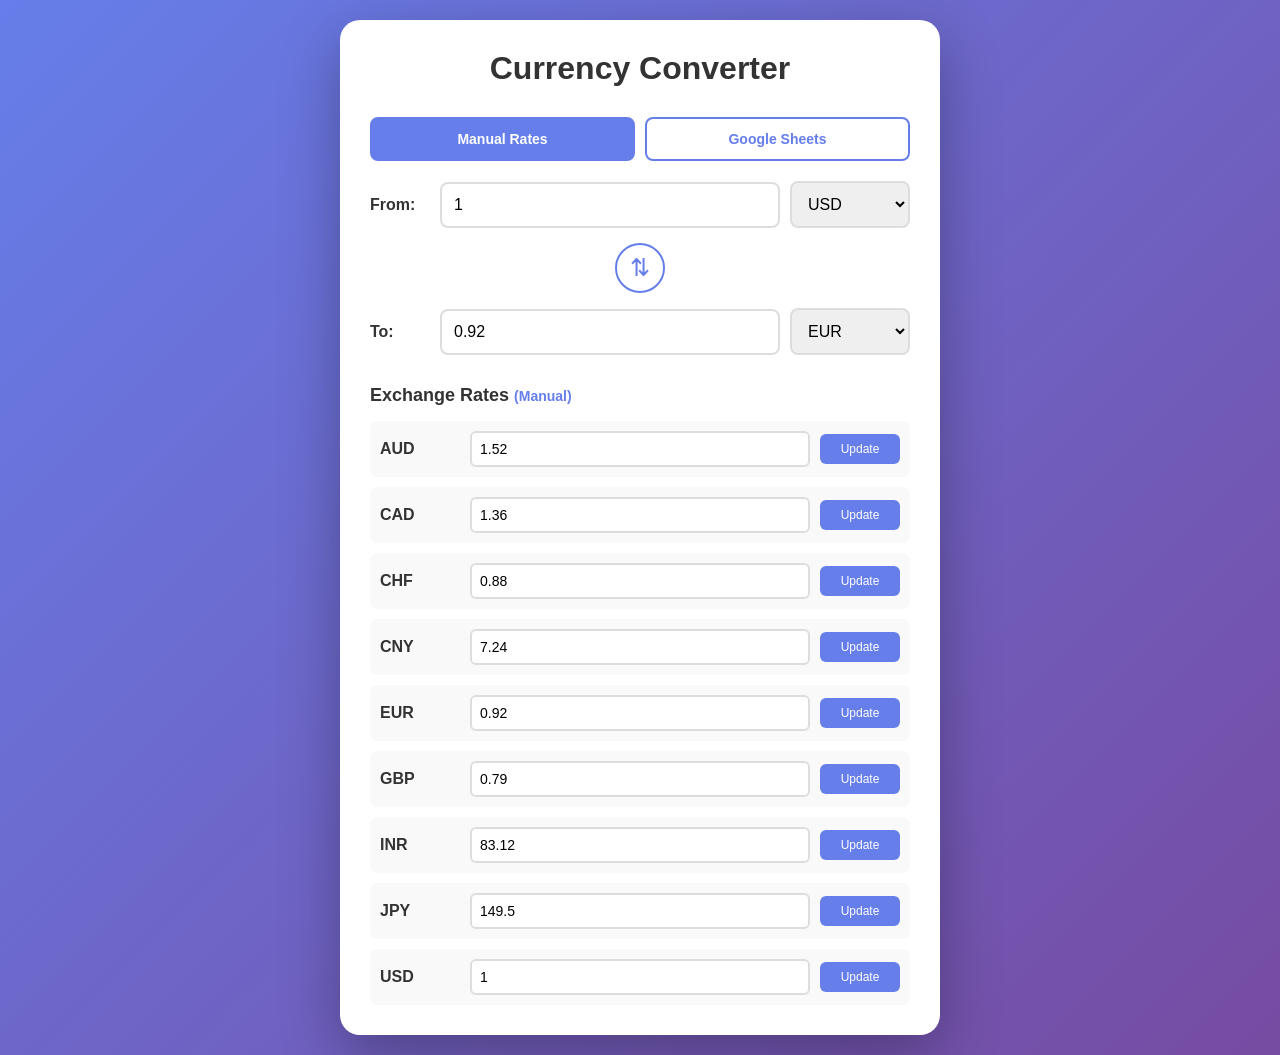
<file: index.html>
<!DOCTYPE html>
<html lang="en">
<head>
    <meta charset="UTF-8">
    <meta name="viewport" content="width=device-width, initial-scale=1.0">
    <title>Currency Converter</title>
    <link rel="stylesheet" href="style.css">
</head>
<body>
    <div class="container">
        <h1>Currency Converter</h1>
        
        <div class="mode-selector">
            <button id="manualMode" class="mode-btn active">Manual Rates</button>
            <button id="sheetsMode" class="mode-btn">Google Sheets</button>
        </div>

        <div id="sheetsConfig" class="config-section hidden">
            <label for="sheetsUrl">Google Sheets URL (published as CSV):</label>
            <input type="text" id="sheetsUrl" placeholder="https://docs.google.com/spreadsheets/d/...">
            <button id="loadSheets">Load Rates</button>
            <p class="hint">Format: First column = Currency Code, Second column = Rate to USD</p>
        </div>

        <div class="converter">
            <div class="input-group">
                <label>From:</label>
                <input type="number" id="amount" value="1" min="0" step="0.01">
                <select id="fromCurrency"></select>
            </div>

            <button id="swap">⇅</button>

            <div class="input-group">
                <label>To:</label>
                <input type="number" id="result" readonly>
                <select id="toCurrency"></select>
            </div>
        </div>

        <div class="rates-section">
            <h2>Exchange Rates <span id="rateMode">(Manual)</span></h2>
            <div id="ratesList"></div>
        </div>
    </div>

    <script src="script.js"></script>
</body>
</html>
</file>
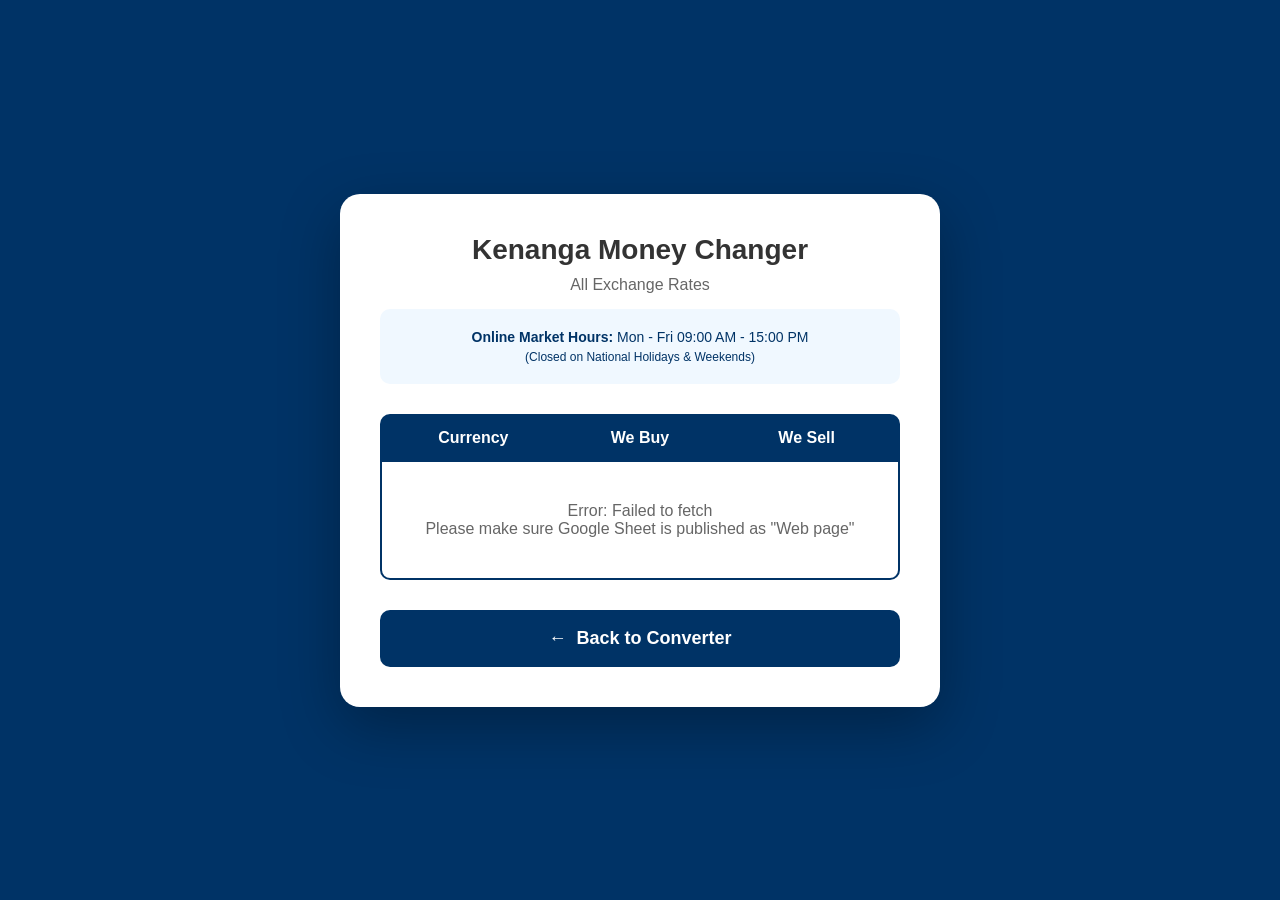
<file: all-rates.html>
<!DOCTYPE html>
<html lang="en">
<head>
    <meta charset="UTF-8">
    <meta name="viewport" content="width=device-width, initial-scale=1.0">
    <title>All Rates - Kenanga Money Changer</title>
    <link rel="stylesheet" href="all-rates-style.css">
</head>
<body>
    <div class="container">
        <h1>Kenanga Money Changer</h1>
        <p class="subtitle">All Exchange Rates</p>
        
        <div class="market-hours">
            <p><strong>Online Market Hours:</strong> Mon - Fri 09:00 AM - 15:00 PM</p>
            <p style="font-size: 12px;">(Closed on National Holidays & Weekends)</p>
        </div>
        
        <div id="marketClosedBanner" class="market-closed-banner hidden">
            <p>⚠️ Market is currently CLOSED. Please contact via WhatsApp</p>
        </div>
        
        <div id="loadingStatus" class="loading-status">
            <span class="spinner">⟳</span> Loading rates...
        </div>
        
        <div id="successStatus" class="success-status hidden">
            <span>✓</span> Rates loaded successfully!
        </div>
        
        <div class="rates-table">
            <div class="table-header">
                <div class="currency">Currency</div>
                <div class="buy-rate">We Buy</div>
                <div class="sell-rate">We Sell</div>
            </div>
            <div id="ratesTableBody"></div>
        </div>
        
        <button id="backBtn" class="back-btn">
            <span>←</span>
            <span>Back to Converter</span>
        </button>
    </div>

    <script src="all-rates-script.js"></script>
</body>
</html>
</file>
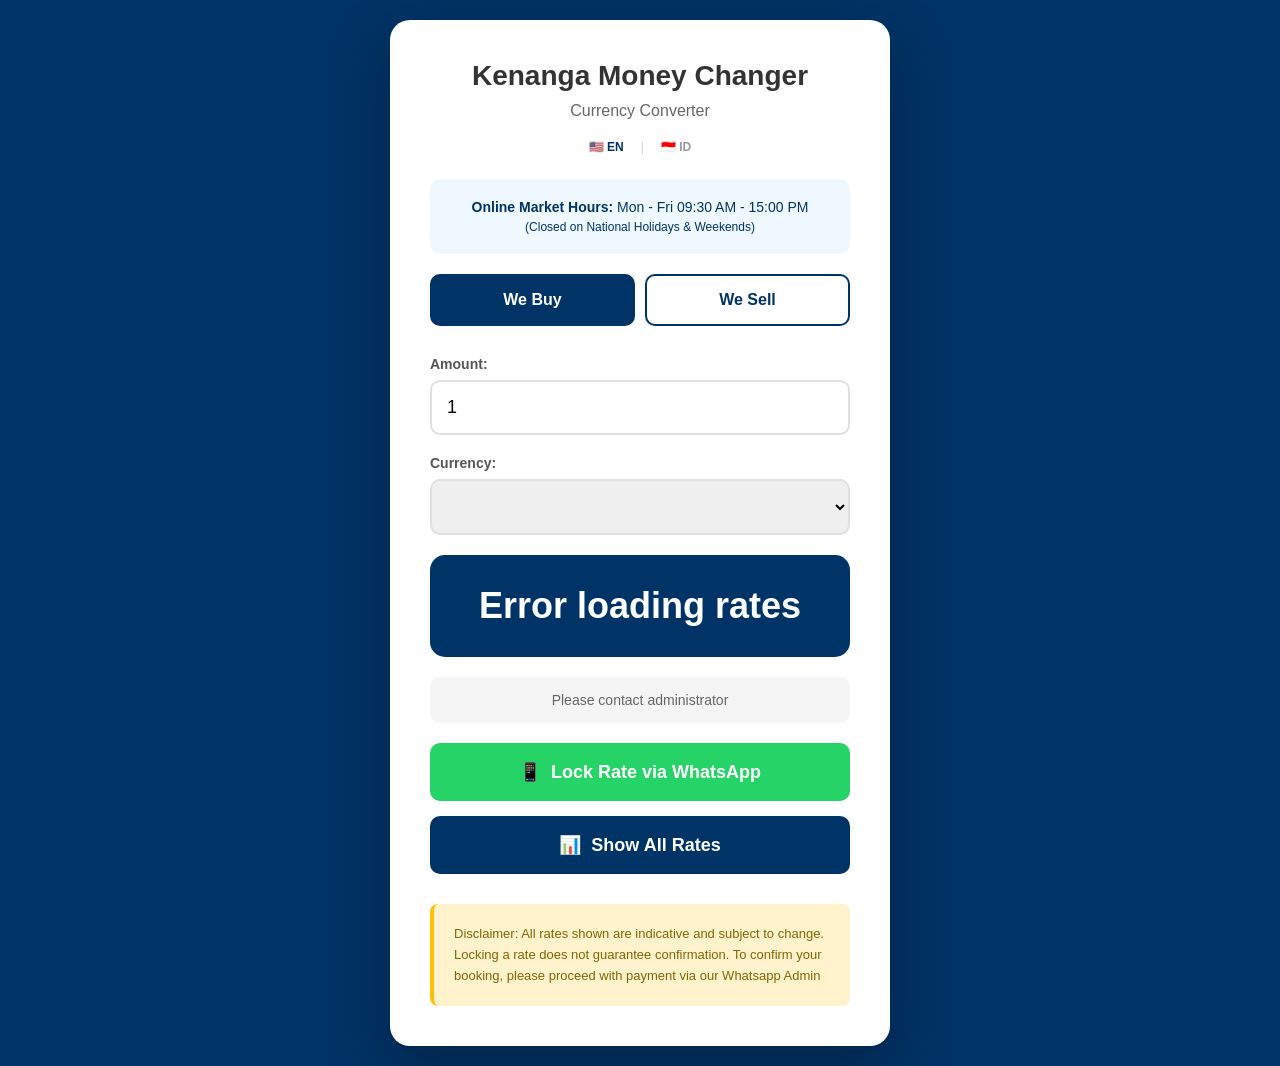
<file: customer.html>
<!DOCTYPE html>
<html lang="en">
<head>
    <meta charset="UTF-8">
    <meta name="viewport" content="width=device-width, initial-scale=1.0">
    <title>Kenanga Money Changer</title>
    <link rel="stylesheet" href="customer-style.css">
</head>
<body>
    <div class="container">
        <h1>Kenanga Money Changer</h1>
        <p class="subtitle">Currency Converter</p>
        <div class="language-switcher">
    <button class="lang-btn active" data-lang="en">🇺🇸 EN</button>
    <span class="lang-divider">|</span>
    <button class="lang-btn" data-lang="id">🇮🇩 ID</button>
</div>

        
        <div class="market-hours">
            <p><strong>Online Market Hours:</strong> Mon - Fri 09:30 AM - 15:00 PM</p>
            <p style="font-size: 12px;">(Closed on National Holidays & Weekends)</p>
        </div>
        
        <div id="marketClosedBanner" class="market-closed-banner hidden">
            <p>⚠️ Market is currently CLOSED. Please contact via WhatsApp</p>
        </div>
        
        <div id="loadingStatus" class="loading-status">
            <span class="spinner">⟳</span> Loading rates...
        </div>
        
        <div id="successStatus" class="success-status hidden">
            <span>✓</span> Rates loaded successfully!
        </div>
        
        <div class="transaction-type">
            <button id="buyBtn" class="type-btn active">We Buy</button>
            <button id="sellBtn" class="type-btn">We Sell</button>
        </div>

        <div class="converter">
            <div class="input-group">
                <label>Amount:</label>
                <input type="number" id="amount" value="1" min="0" step="0.01">
            </div>

            <div class="input-group">
                <label>Currency:</label>
                <select id="currency"></select>
            </div>

            <div class="result">
                <div id="resultDisplay">Rp. 0</div>
            </div>
        </div>

        <div id="rateInfo" class="rate-info"></div>

        <button id="confirmBtn" class="confirm-btn">
            <span>📱</span>
            <span>Lock Rate via WhatsApp</span>
        </button>

        <button id="showRatesBtn" class="show-rates-btn">
            <span>📊</span>
            <span>Show All Rates</span>
        </button>

        <div class="disclaimer">
            <p>Disclaimer: All rates shown are indicative and subject to change. Locking a rate does not guarantee confirmation. To confirm your booking, please proceed with payment via our Whatsapp Admin</p>
        </div>
    </div>

    <script src="customer-script.js"></script>
</body>
</html>
</file>
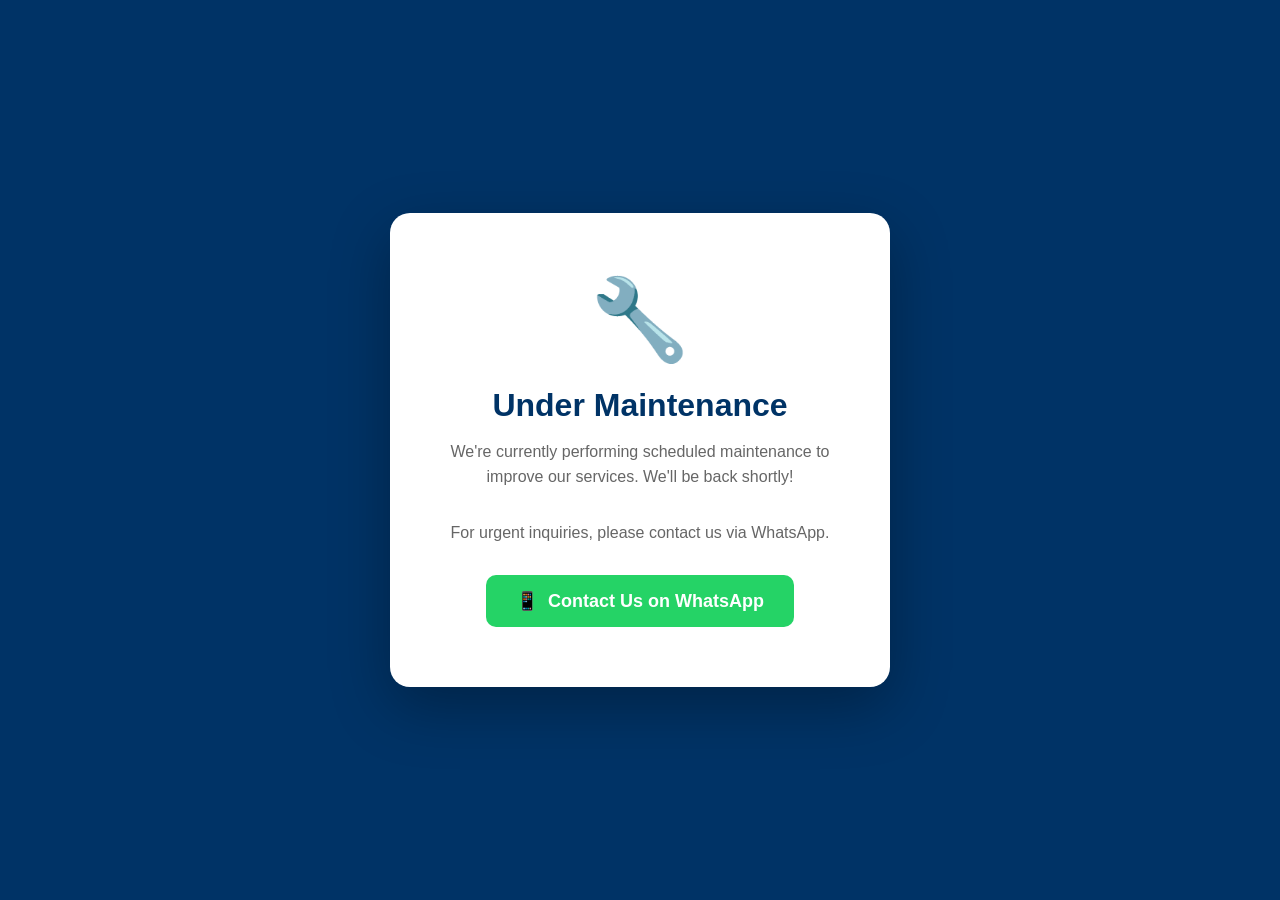
<file: maintenance.html>
<!DOCTYPE html>
<html lang="en">
<head>
    <meta charset="UTF-8">
    <meta name="viewport" content="width=device-width, initial-scale=1.0">
    <title>Maintenance - Kenanga Money Changer</title>
    <style>
        * {
            margin: 0;
            padding: 0;
            box-sizing: border-box;
        }

        body {
            font-family: -apple-system, BlinkMacSystemFont, 'Segoe UI', Roboto, Oxygen, Ubuntu, sans-serif;
            background: #003366;
            min-height: 100vh;
            display: flex;
            align-items: center;
            justify-content: center;
            padding: 20px;
        }

        .container {
            max-width: 500px;
            width: 100%;
            background: white;
            border-radius: 20px;
            padding: 60px 40px;
            box-shadow: 0 20px 60px rgba(0,0,0,0.3);
            text-align: center;
        }

        .icon {
            font-size: 80px;
            margin-bottom: 20px;
        }

        h1 {
            color: #003366;
            font-size: 32px;
            margin-bottom: 15px;
        }

        p {
            color: #666;
            font-size: 16px;
            line-height: 1.6;
            margin-bottom: 30px;
        }

        .whatsapp-btn {
            display: inline-flex;
            align-items: center;
            gap: 10px;
            padding: 15px 30px;
            background: #25D366;
            color: white;
            text-decoration: none;
            border-radius: 10px;
            font-size: 18px;
            font-weight: 600;
            transition: all 0.3s;
        }

        .whatsapp-btn:hover {
            background: #20BA5A;
            transform: translateY(-2px);
        }
    </style>
</head>
<body>
    <div class="container">
        <div class="icon">🔧</div>
        <h1>Under Maintenance</h1>
        <p>We're currently performing scheduled maintenance to improve our services. We'll be back shortly!</p>
        <p>For urgent inquiries, please contact us via WhatsApp.</p>
        <a href="https://wa.me/6281286868170" class="whatsapp-btn">
            <span>📱</span>
            <span>Contact Us on WhatsApp</span>
        </a>
    </div>
</body>
</html>
</file>
<file: style.css>
* {
    margin: 0;
    padding: 0;
    box-sizing: border-box;
}

body {
    font-family: -apple-system, BlinkMacSystemFont, 'Segoe UI', Roboto, Oxygen, Ubuntu, sans-serif;
    background: linear-gradient(135deg, #667eea 0%, #764ba2 100%);
    min-height: 100vh;
    padding: 20px;
}

.container {
    max-width: 600px;
    margin: 0 auto;
    background: white;
    border-radius: 20px;
    padding: 30px;
    box-shadow: 0 20px 60px rgba(0,0,0,0.3);
}

h1 {
    text-align: center;
    color: #333;
    margin-bottom: 30px;
}

.mode-selector {
    display: flex;
    gap: 10px;
    margin-bottom: 20px;
}

.mode-btn {
    flex: 1;
    padding: 12px;
    border: 2px solid #667eea;
    background: white;
    color: #667eea;
    border-radius: 8px;
    cursor: pointer;
    font-size: 14px;
    font-weight: 600;
    transition: all 0.3s;
}

.mode-btn.active {
    background: #667eea;
    color: white;
}

.config-section {
    background: #f5f5f5;
    padding: 20px;
    border-radius: 10px;
    margin-bottom: 20px;
}

.config-section label {
    display: block;
    margin-bottom: 8px;
    font-weight: 600;
    color: #333;
}

.config-section input {
    width: 100%;
    padding: 10px;
    border: 2px solid #ddd;
    border-radius: 6px;
    font-size: 14px;
    margin-bottom: 10px;
}

.config-section button {
    width: 100%;
    padding: 12px;
    background: #667eea;
    color: white;
    border: none;
    border-radius: 6px;
    cursor: pointer;
    font-weight: 600;
}

.hint {
    font-size: 12px;
    color: #666;
    margin-top: 8px;
}

.converter {
    display: flex;
    flex-direction: column;
    gap: 15px;
    margin-bottom: 30px;
}

.input-group {
    display: grid;
    grid-template-columns: 60px 1fr 120px;
    gap: 10px;
    align-items: center;
}

.input-group label {
    font-weight: 600;
    color: #333;
}

.input-group input,
.input-group select {
    padding: 12px;
    border: 2px solid #ddd;
    border-radius: 8px;
    font-size: 16px;
}

#swap {
    align-self: center;
    width: 50px;
    height: 50px;
    border: 2px solid #667eea;
    background: white;
    color: #667eea;
    border-radius: 50%;
    font-size: 24px;
    cursor: pointer;
    transition: all 0.3s;
}

#swap:hover {
    background: #667eea;
    color: white;
    transform: rotate(180deg);
}

.rates-section h2 {
    font-size: 18px;
    margin-bottom: 15px;
    color: #333;
}

#rateMode {
    font-size: 14px;
    color: #667eea;
}

#ratesList {
    display: grid;
    gap: 10px;
}

.rate-item {
    display: grid;
    grid-template-columns: 80px 1fr 80px;
    gap: 10px;
    align-items: center;
    padding: 10px;
    background: #f9f9f9;
    border-radius: 8px;
}

.rate-item label {
    font-weight: 600;
    color: #333;
}

.rate-item input {
    padding: 8px;
    border: 2px solid #ddd;
    border-radius: 6px;
    font-size: 14px;
}

.rate-item button {
    padding: 8px;
    background: #667eea;
    color: white;
    border: none;
    border-radius: 6px;
    cursor: pointer;
    font-size: 12px;
}

.hidden {
    display: none;
}
</file>
<file: all-rates-style.css>
* {
    margin: 0;
    padding: 0;
    box-sizing: border-box;
}

body {
    font-family: -apple-system, BlinkMacSystemFont, 'Segoe UI', Roboto, Oxygen, Ubuntu, sans-serif;
    background: #003366;
    min-height: 100vh;
    padding: 20px;
    display: flex;
    align-items: center;
    justify-content: center;
}

.container {
    max-width: 600px;
    width: 100%;
    background: white;
    border-radius: 20px;
    padding: 40px;
    box-shadow: 0 20px 60px rgba(0,0,0,0.3);
}

h1 {
    text-align: center;
    color: #333;
    margin-bottom: 10px;
    font-size: 28px;
}

.subtitle {
    text-align: center;
    color: #666;
    margin-bottom: 15px;
    font-size: 16px;
    font-weight: 500;
}

.market-hours {
    text-align: center;
    margin-bottom: 20px;
    padding: 15px;
    background: #f0f8ff;
    border-radius: 10px;
}

.market-hours p {
    margin: 5px 0;
    font-size: 14px;
    color: #003366;
    font-weight: 500;
}

.market-closed-banner {
    background: #fff3cd;
    border-left: 4px solid #ffc107;
    padding: 15px;
    margin-bottom: 20px;
    border-radius: 8px;
}

.market-closed-banner p {
    margin: 0;
    color: #856404;
    font-weight: 600;
    text-align: center;
}

.rates-table {
    margin: 30px 0;
}

.table-header {
    display: grid;
    grid-template-columns: 1fr 1fr 1fr;
    gap: 10px;
    padding: 15px;
    background: #003366;
    color: white;
    border-radius: 10px 10px 0 0;
    font-weight: 600;
    text-align: center;
}

#ratesTableBody {
    border: 2px solid #003366;
    border-top: none;
    border-radius: 0 0 10px 10px;
    overflow: hidden;
}

.rate-row {
    display: grid;
    grid-template-columns: 1fr 1fr 1fr;
    gap: 10px;
    padding: 15px;
    text-align: center;
    border-bottom: 1px solid #e0e0e0;
    transition: background 0.2s;
}

.rate-row:last-child {
    border-bottom: none;
}

.rate-row:hover {
    background: #f5f5f5;
}

.rate-row .currency {
    font-weight: 600;
    color: #003366;
}

.rate-row .buy-rate {
    color: #4CAF50;
    font-weight: 600;
}

.rate-row .sell-rate {
    color: #f44336;
    font-weight: 600;
}

.back-btn {
    width: 100%;
    padding: 18px;
    background: #003366;
    color: white;
    border: none;
    border-radius: 10px;
    font-size: 18px;
    font-weight: 600;
    cursor: pointer;
    margin-top: 20px;
    transition: all 0.3s;
    display: flex;
    align-items: center;
    justify-content: center;
    gap: 10px;
}

.back-btn:hover {
    background: #004488;
    transform: translateY(-2px);
}

.disclaimer {
    margin-top: 30px;
    padding: 20px;
    background: #fff3cd;
    border-left: 4px solid #ffc107;
    border-radius: 8px;
}

.disclaimer p {
    margin: 0;
    font-size: 13px;
    line-height: 1.6;
    color: #856404;
}

.hidden {
    display: none;
}

.no-rates {
    padding: 40px;
    text-align: center;
    color: #666;
}

.loading-status {
    text-align: center;
    padding: 15px;
    background: #fff3cd;
    border-radius: 8px;
    color: #856404;
    font-weight: 600;
}

.loading-status .spinner {
    display: inline-block;
    animation: spin 1s linear infinite;
}

@keyframes spin {
    from { transform: rotate(0deg); }
    to { transform: rotate(360deg); }
}

.success-status {
    text-align: center;
    padding: 15px;
    background: #d4edda;
    border-radius: 8px;
    color: #155724;
    font-weight: 600;
    animation: fadeIn 0.5s;
}

@keyframes fadeIn {
    from { opacity: 0; transform: translateY(-10px); }
    to { opacity: 1; transform: translateY(0); }
}

.success-status span {
    font-size: 20px;
    margin-right: 5px;
}
</file>
<file: customer-style.css>
* {
    margin: 0;
    padding: 0;
    box-sizing: border-box;
}

body {
    font-family: -apple-system, BlinkMacSystemFont, 'Segoe UI', Roboto, Oxygen, Ubuntu, sans-serif;
    background: #003366;
    min-height: 100vh;
    padding: 20px;
    display: flex;
    align-items: center;
    justify-content: center;
}

.container {
    max-width: 500px;
    width: 100%;
    background: white;
    border-radius: 20px;
    padding: 40px;
    box-shadow: 0 20px 60px rgba(0,0,0,0.3);
}

h1 {
    text-align: center;
    color: #333;
    margin-bottom: 10px;
    font-size: 28px;
}

.subtitle {
    text-align: center;
    color: #666;
    margin-bottom: 15px;
    font-size: 16px;
    font-weight: 500;
}

.market-hours {
    text-align: center;
    margin-bottom: 20px;
    padding: 15px;
    background: #f0f8ff;
    border-radius: 10px;
}

.market-hours p {
    margin: 5px 0;
    font-size: 14px;
    color: #003366;
    font-weight: 500;
}

.market-closed-banner {
    background: #fff3cd;
    border-left: 4px solid #ffc107;
    padding: 15px;
    margin-bottom: 20px;
    border-radius: 8px;
}

.market-closed-banner p {
    margin: 0;
    color: #856404;
    font-weight: 600;
    text-align: center;
}

.transaction-type {
    display: flex;
    gap: 10px;
    margin-bottom: 30px;
}

.type-btn {
    flex: 1;
    padding: 15px;
    border: 2px solid #003366;
    background: white;
    color: #003366;
    border-radius: 10px;
    cursor: pointer;
    font-size: 16px;
    font-weight: 600;
    transition: all 0.3s;
}

.type-btn.active {
    background: #003366;
    color: white;
}

.converter {
    display: flex;
    flex-direction: column;
    gap: 20px;
}

.input-group {
    display: flex;
    flex-direction: column;
    gap: 8px;
}

.input-group label {
    font-weight: 600;
    color: #555;
    font-size: 14px;
}

.input-group input,
.input-group select {
    padding: 15px;
    border: 2px solid #e0e0e0;
    border-radius: 10px;
    font-size: 18px;
    transition: border-color 0.3s;
}

.input-group input:focus,
.input-group select:focus {
    outline: none;
    border-color: #003366;
}



.result {
    background: #003366;
    padding: 30px;
    border-radius: 15px;
    text-align: center;
}

#resultDisplay {
    font-size: 36px;
    font-weight: bold;
    color: white;
}

.rate-info {
    margin-top: 20px;
    padding: 15px;
    background: #f5f5f5;
    border-radius: 10px;
    text-align: center;
    font-size: 14px;
    color: #666;
}

.confirm-btn {
    width: 100%;
    padding: 18px;
    background: #25D366;
    color: white;
    border: none;
    border-radius: 10px;
    font-size: 18px;
    font-weight: 600;
    cursor: pointer;
    margin-top: 20px;
    transition: all 0.3s;
    display: flex;
    align-items: center;
    justify-content: center;
    gap: 10px;
}

.confirm-btn:hover {
    background: #20BA5A;
    transform: translateY(-2px);
}

.show-rates-btn {
    width: 100%;
    padding: 18px;
    background: #003366;
    color: white;
    border: none;
    border-radius: 10px;
    font-size: 18px;
    font-weight: 600;
    cursor: pointer;
    margin-top: 15px;
    transition: all 0.3s;
    display: flex;
    align-items: center;
    justify-content: center;
    gap: 10px;
}

.show-rates-btn:hover {
    background: #004488;
    transform: translateY(-2px);
}

.disclaimer {
    margin-top: 30px;
    padding: 20px;
    background: #fff3cd;
    border-left: 4px solid #ffc107;
    border-radius: 8px;
}

.disclaimer p {
    margin: 0;
    font-size: 13px;
    line-height: 1.6;
    color: #856404;
}

.hidden {
    display: none;
}

.loading-status {
    text-align: center;
    padding: 15px;
    background: #fff3cd;
    border-radius: 8px;
    margin-top: 20px;
    color: #856404;
    font-weight: 600;
}

.loading-status .spinner {
    display: inline-block;
    animation: spin 1s linear infinite;
}

@keyframes spin {
    from { transform: rotate(0deg); }
    to { transform: rotate(360deg); }
}

.success-status {
    text-align: center;
    padding: 15px;
    background: #d4edda;
    border-radius: 8px;
    margin-top: 20px;
    color: #155724;
    font-weight: 600;
    animation: fadeIn 0.5s;
}

@keyframes fadeIn {
    from { opacity: 0; transform: translateY(-10px); }
    to { opacity: 1; transform: translateY(0); }
}

.success-status span {
    font-size: 20px;
    margin-right: 5px;
}

.language-switcher {
    display: flex;
    gap: 5px;
    justify-content: center;
    align-items: center;
    margin-top: 10px;
    margin-bottom: 20px;
}

.lang-divider {
    color: #ccc;
    font-size: 12px;
}

.lang-btn {
    padding: 5px 12px;
    background: transparent;
    border: none;
    outline: none;
    color: #999;
    border-radius: 6px;
    cursor: pointer;
    font-size: 12px;
    font-weight: 600;
    transition: all 0.3s;
    -webkit-appearance: none;
    -moz-appearance: none;
    appearance: none;
}

.lang-btn.active {
    background: transparent;
    border: none;
    outline: none;
    color: #003366;
}

.lang-btn:hover {
    color: #003366;
}

.lang-btn:focus {
    outline: none;
    border: none;
}
</file>
